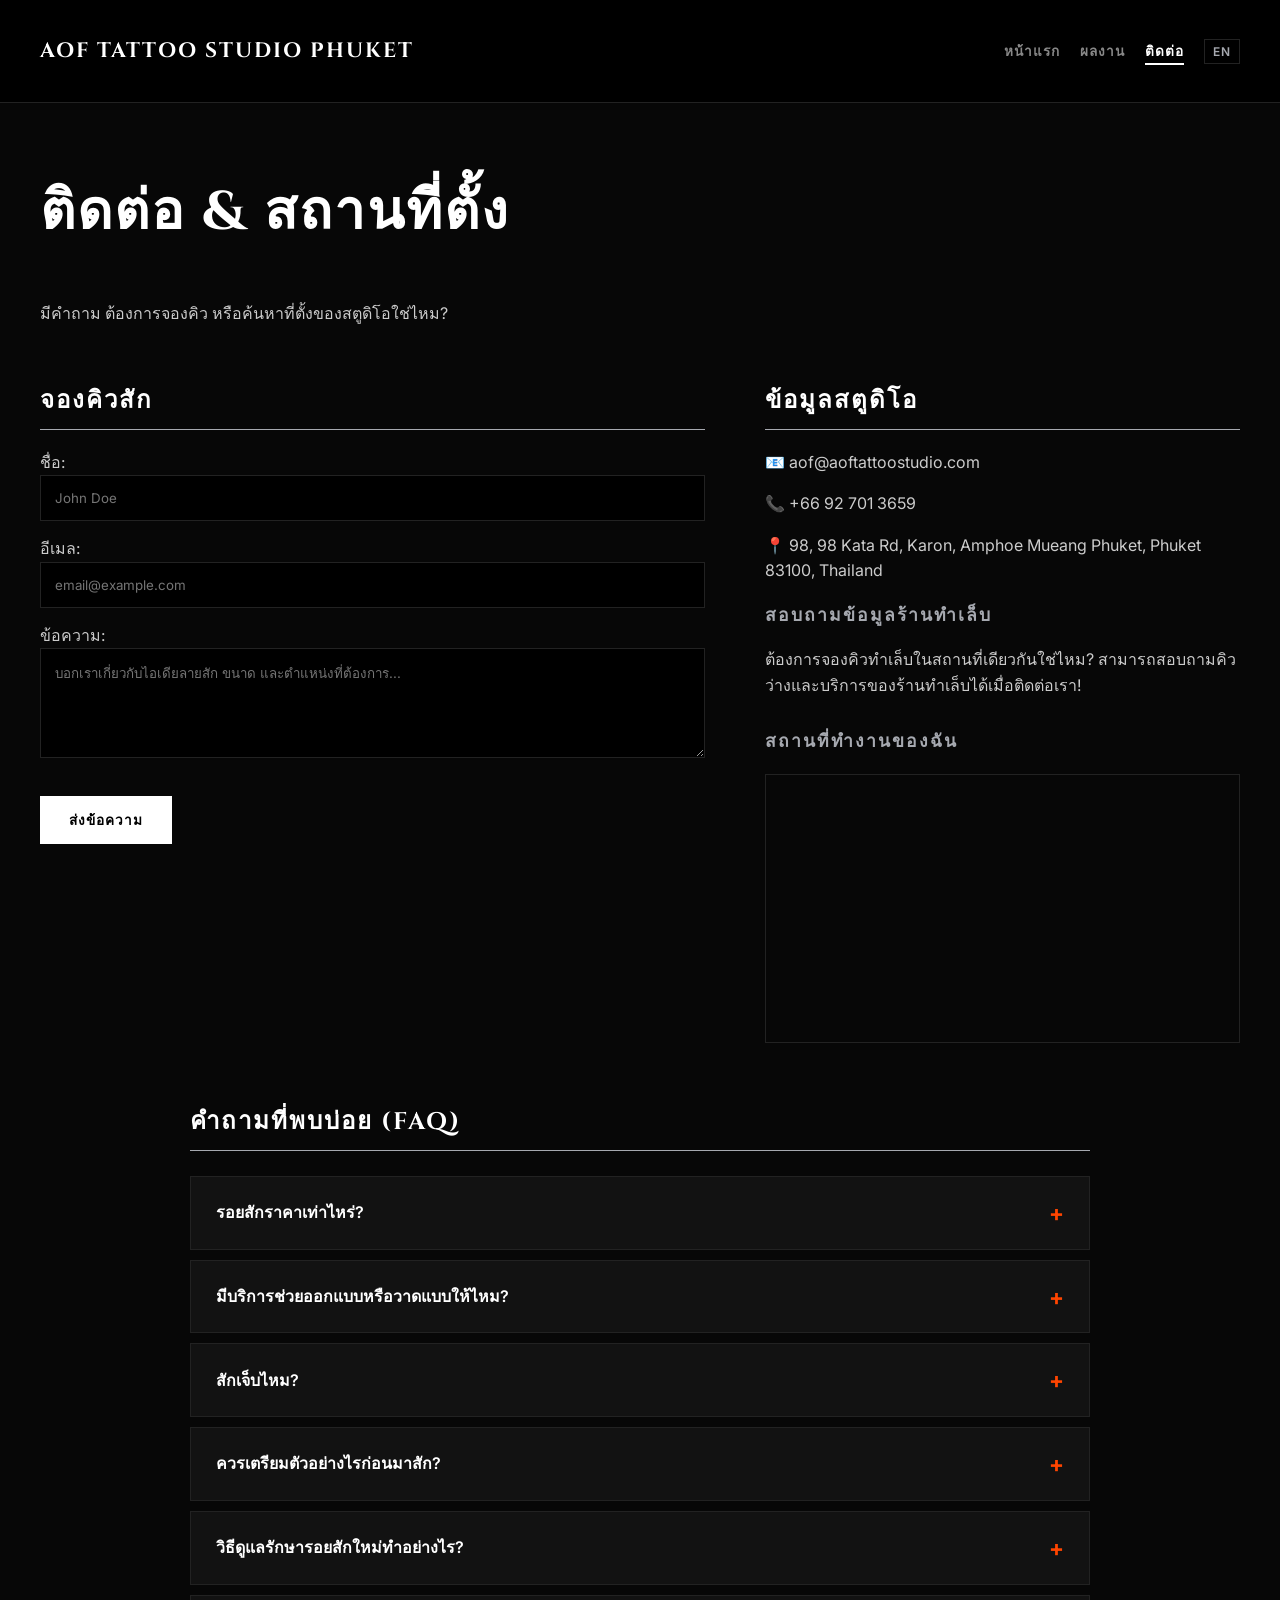
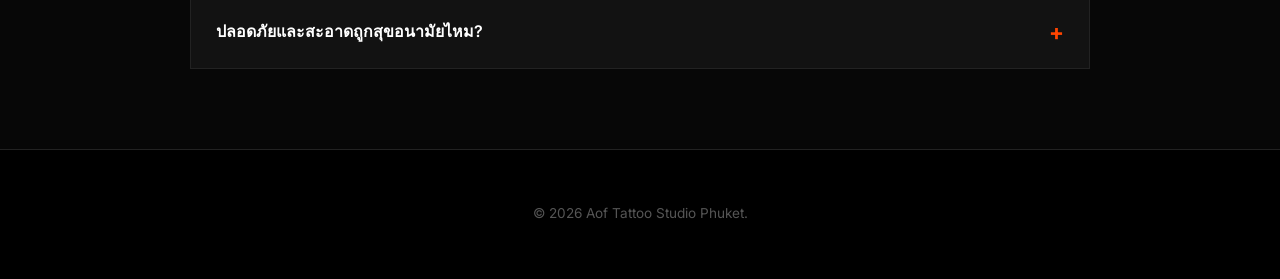
<file: contact-th.html>
<!DOCTYPE html>
<html lang="th">
<head>
    <meta charset="UTF-8">
    <meta name="viewport" content="width=device-width, initial-scale=1.0">
    <title>ติดต่อ & สถานที่ตั้ง - Aof Tattoo Studio Phuket</title>
    <link rel="stylesheet" href="style.css">
    <link href="https://fonts.googleapis.com/css2?family=Cinzel:wght@700&family=Inter:wght@400;600;700&display=swap" rel="stylesheet">
</head>
<body>

    <header>
        <div class="nav-container">
            <a href="index-th.html" class="logo">Aof Tattoo Studio Phuket</a>
            <nav>
                <ul>
                    <li><a href="index-th.html">หน้าแรก</a></li>
                    <li><a href="portfolio-th.html">ผลงาน</a></li>
                    <li><a href="contact-th.html" class="active">ติดต่อ</a></li>
                    <li><a href="contact.html" class="lang-btn">EN</a></li>
                </ul>
            </nav>
        </div>
    </header>

    <main>
        <section class="contact-section">
            <h1>ติดต่อ & สถานที่ตั้ง</h1>
            <p>มีคำถาม ต้องการจองคิว หรือค้นหาที่ตั้งของสตูดิโอใช่ไหม?</p>

            <div class="contact-container">
                <form action="#" method="post" class="contact-form">
                    <h2>จองคิวสัก</h2>
                    <label for="name">ชื่อ:</label>
                    <input type="text" id="name" name="name" placeholder="John Doe" required>

                    <label for="email">อีเมล:</label>
                    <input type="email" id="email" name="email" placeholder="email@example.com" required>

                    <label for="message">ข้อความ:</label>
                    <textarea id="message" name="message" rows="5" placeholder="บอกเราเกี่ยวกับไอเดียลายสัก ขนาด และตำแหน่งที่ต้องการ..." required></textarea>

                    <button type="submit" class="cta-button">ส่งข้อความ</button>
                </form>

                <div class="contact-info">
                    <h2>ข้อมูลสตูดิโอ</h2>
                    <p>📧 aof@aoftattoostudio.com</p>
                    <p>📞 +66 92 701 3659</p>
                    <p>📍 98, 98 Kata Rd, Karon, Amphoe Mueang Phuket, Phuket 83100, Thailand</p>
                    
                    <h3>สอบถามข้อมูลร้านทำเล็บ</h3>
                    <p>ต้องการจองคิวทำเล็บในสถานที่เดียวกันใช่ไหม? สามารถสอบถามคิวว่างและบริการของร้านทำเล็บได้เมื่อติดต่อเรา!</p>

                    <div class="map-section">
                        <h3>สถานที่ทำงานของฉัน</h3>
                        <div class="map-responsive">
                            <iframe 
                                src="https://www.google.com/maps/embed?pb=!1m18!1m12!1m3!1m4!2s0x46920be7d5817cbd%3A0xdbd336e455acacae!2sH%C3%B6yl%C3%A4%C3%A4m%C3%B6tie+11%2C+00380+Helsinki!5m2!1sen!2sfi1" 
                                width="600" 
                                height="300" 
                                style="border:0;" 
                                allowfullscreen="" 
                                loading="lazy" 
                                referrerpolicy="no-referrer-when-downgrade">
                            </iframe>
                        </div>
                    </div>
                </div>
            </div>
        </section>

        <section class="faq-accordion-section">
            <h2>คำถามที่พบบ่อย (FAQ)</h2>
            
            <div class="accordion-container">
                <details class="accordion-item">
                    <summary class="accordion-header">รอยสักราคาเท่าไหร่? <span class="icon">+</span></summary>
                    <div class="accordion-content">
                        <p>ราคาขึ้นอยู่กับขนาด รายละเอียด และเทคนิคที่ใช้ (ไม้ไผ่หรือเครื่องสัก) สามารถส่งไอเดียลายสักมาให้เราเพื่อประเมินราคาเบื้องต้นได้ครับ</p>
                    </div>
                </details>

                <details class="accordion-item">
                    <summary class="accordion-header">มีบริการช่วยออกแบบหรือวาดแบบให้ไหม? <span class="icon">+</span></summary>
                    <div class="accordion-content">
                        <p>มีครับแน่นอน! รอยสักทุกชิ้นเป็นงานออกแบบพิเศษ เราจะทำงานร่วมกันในการออกแบบและปรับแก้เพื่อให้มั่นใจว่าคุณจะได้ลายที่ต้องการอย่างแท้จริง</p>
                    </div>
                </details>

                <details class="accordion-item">
                    <summary class="accordion-header">สักเจ็บไหม? <span class="icon">+</span></summary>
                    <div class="accordion-content">
                        <p>ความเจ็บเป็นเรื่องส่วนบุคคลและขึ้นอยู่กับตำแหน่งบนร่างกาย โดยทั่วไปแล้ว การสักยันต์ด้วยไม้ไผ่แบบดั้งเดิมจะเจ็บน้อยกว่าและแผลหายเร็กว่าการสักด้วยเครื่องอย่างเห็นได้ชัด</p>
                    </div>
                </details>

                <details class="accordion-item">
                    <summary class="accordion-header">ควรเตรียมตัวอย่างไรก่อนมาสัก? <span class="icon">+</span></summary>
                    <div class="accordion-content">
                        <p>นอนหลับพักผ่อนให้เพียงพอ ทานอาหารมื้อหลักมาให้เรียบร้อยก่อนเริ่มสัก และดื่มน้ำเยอะๆ งดดื่มแอลกอฮอล์ 24 ชั่วโมงก่อนถึงเวลานัดหมาย</p>
                    </div>
                </details>

                <details class="accordion-item">
                    <summary class="accordion-header">วิธีดูแลรักษารอยสักใหม่ทำอย่างไร? <span class="icon">+</span></summary>
                    <div class="accordion-content">
                        <p>ดูแลรอยสักให้สะอาด หลีกเลี่ยงการว่ายน้ำ เข้าซาวน่า และโดนแสงแดดโดยตรงในช่วง 2 สัปดาห์แรก ทาครีมบำรุงตามที่สตูดิโอแนะนำ</p>
                    </div>
                </details>

                <details class="accordion-item">
                    <summary class="accordion-header">ปลอดภัยและสะอาดถูกสุขอนามัยไหม? <span class="icon">+</span></summary>
                    <div class="accordion-content">
                        <p>ความปลอดภัยของคุณคือสิ่งสำคัญที่สุดของเรา เราใช้เข็มสักแบบใช้ครั้งเดียวทิ้งที่ผ่านการฆ่าเชื้อ 100% และปฏิบัติตามมาตรฐานสุขอนามัยระดับมืออาชีพอย่างเคร่งครัด</p>
                    </div>
                </details>
            </div>
        </section>
    </main>

    <footer>
        <div class="footer-content">
            <p>© 2026 Aof Tattoo Studio Phuket.</p>
        </div>
    </footer>

</body>
</html>
</file>
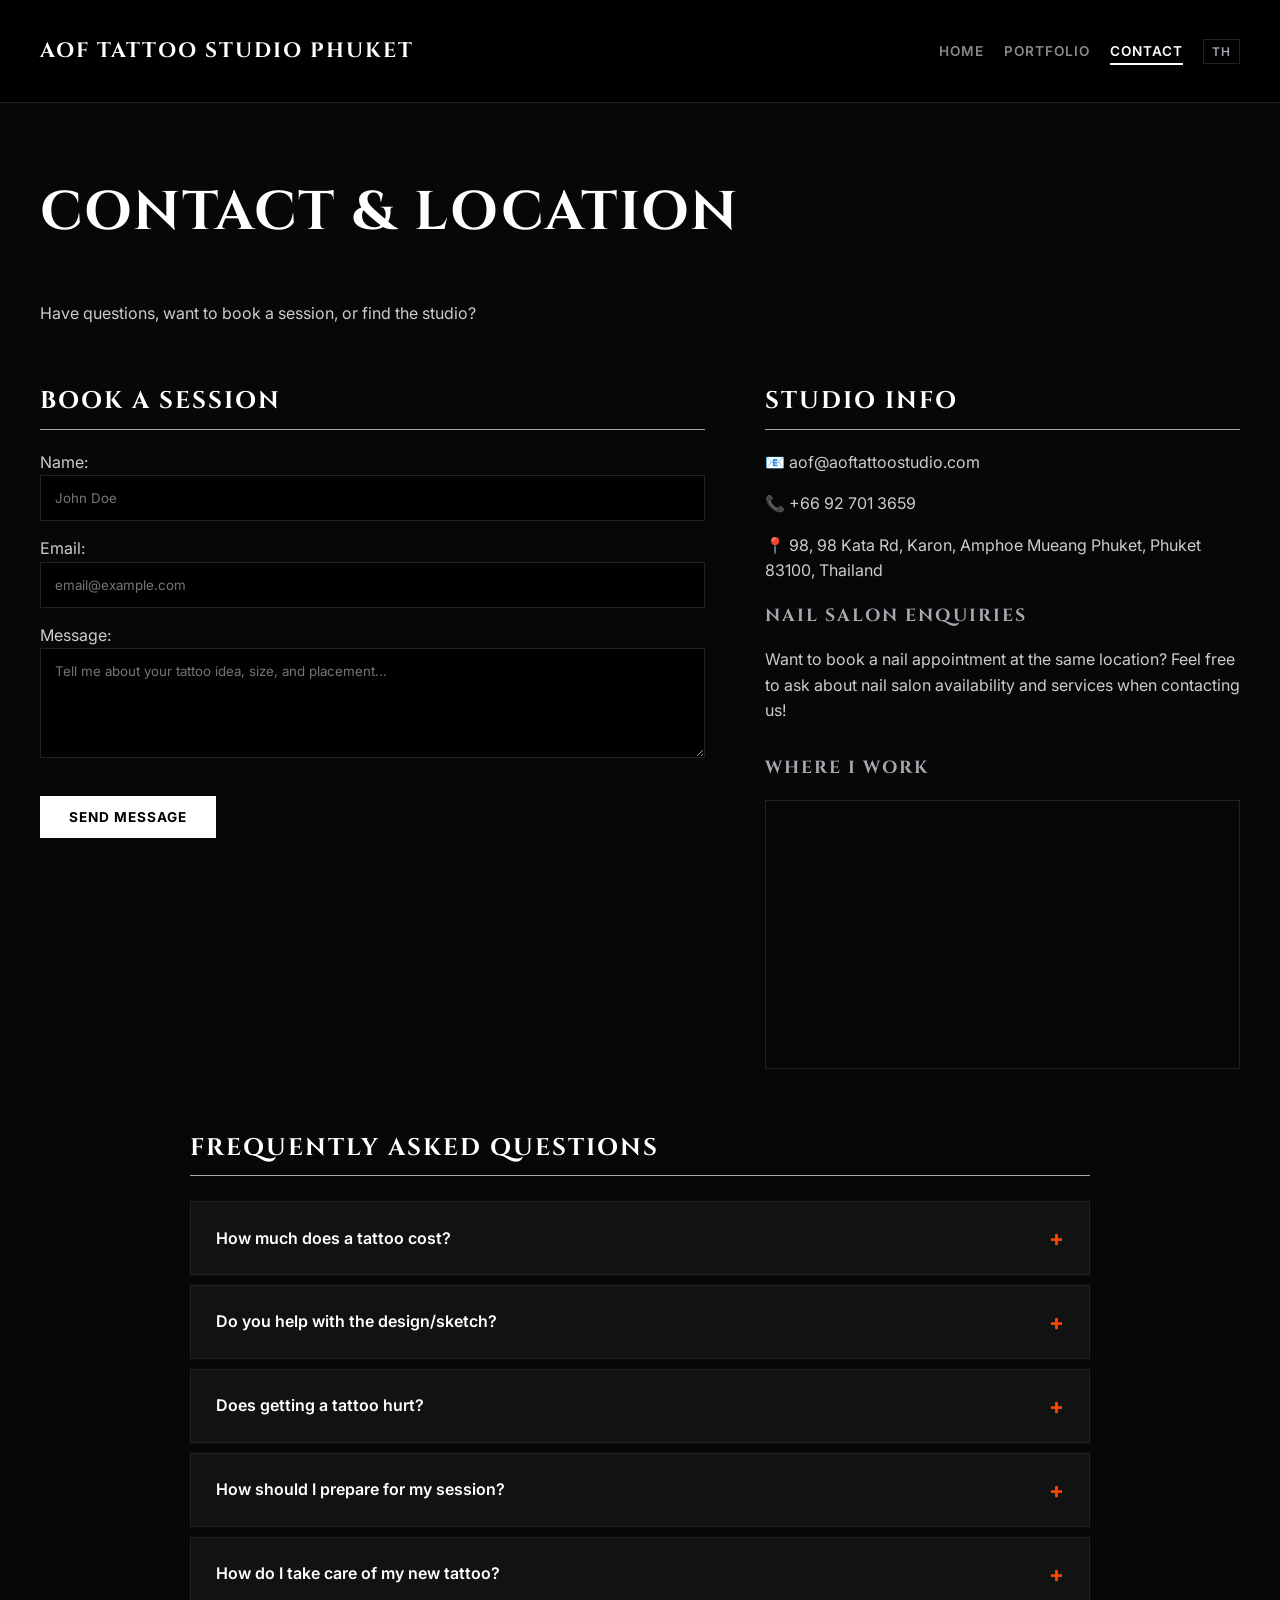
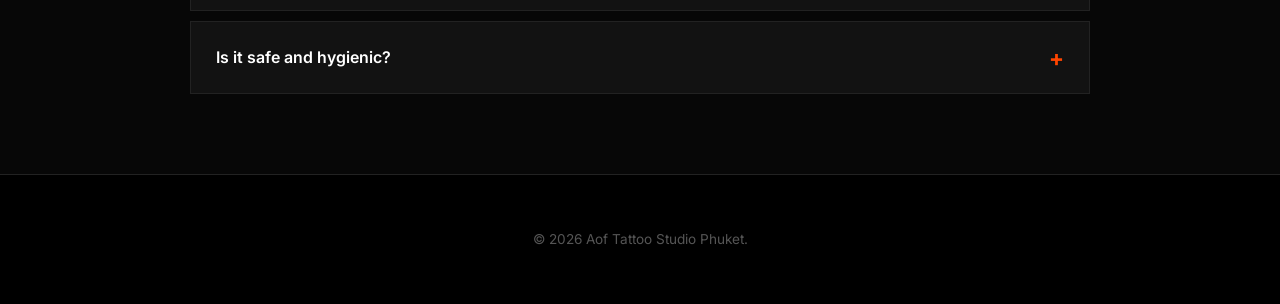
<file: contact.html>
<!DOCTYPE html>
<html lang="en">
<head>
    <meta charset="UTF-8">
    <meta name="viewport" content="width=device-width, initial-scale=1.0">
    <title>Contact & Location - Aof Tattoo Studio Phuket</title>
    <link rel="stylesheet" href="style.css">
    <link href="https://fonts.googleapis.com/css2?family=Cinzel:wght@700&family=Inter:wght@400;600;700&display=swap" rel="stylesheet">
</head>
<body>

    <header>
        <div class="nav-container">
            <a href="index.html" class="logo">Aof Tattoo Studio Phuket</a>
            <nav>
                <ul>
                    <li><a href="index.html">Home</a></li>
                    <li><a href="portfolio.html">Portfolio</a></li>
                    <li><a href="contact.html" class="active">Contact</a></li>
                    <li><a href="contact-th.html" class="lang-btn">TH</a></li>
                </ul>
            </nav>
        </div>
    </header>

    <main>
        <section class="contact-section">
            <h1>Contact & Location</h1>
            <p>Have questions, want to book a session, or find the studio?</p>

            <div class="contact-container">
                <form action="#" method="post" class="contact-form">
                    <h2>Book a Session</h2>
                    <label for="name">Name:</label>
                    <input type="text" id="name" name="name" placeholder="John Doe" required>

                    <label for="email">Email:</label>
                    <input type="email" id="email" name="email" placeholder="email@example.com" required>

                    <label for="message">Message:</label>
                    <textarea id="message" name="message" rows="5" placeholder="Tell me about your tattoo idea, size, and placement..." required></textarea>

                    <button type="submit" class="cta-button">Send Message</button>
                </form>

                <div class="contact-info">
                    <h2>Studio Info</h2>
                    <p>📧 aof@aoftattoostudio.com</p>
                    <p>📞 +66 92 701 3659</p>
                    <p>📍 98, 98 Kata Rd, Karon, Amphoe Mueang Phuket, Phuket 83100, Thailand</p>
                    
                    <h3>Nail Salon Enquiries</h3>
                    <p>Want to book a nail appointment at the same location? Feel free to ask about nail salon availability and services when contacting us!</p>

                    <div class="map-section">
                        <h3>Where I Work</h3>
                        <div class="map-responsive">
                            <iframe 
                                src="http://googleusercontent.com/maps.google.com/9" 
                                width="600" 
                                height="300" 
                                style="border:0;" 
                                allowfullscreen="" 
                                loading="lazy" 
                                referrerpolicy="no-referrer-when-downgrade">
                            </iframe>
                        </div>
                    </div>
                </div>
            </div>
        </section>

        <section class="faq-accordion-section">
            <h2>Frequently Asked Questions</h2>
            
            <div class="accordion-container">
                <details class="accordion-item">
                    <summary class="accordion-header">How much does a tattoo cost? <span class="icon">+</span></summary>
                    <div class="accordion-content">
                        <p>The price depends on the size, detail, and technique (bamboo or machine). Contact me with your design idea for a personal price estimate.</p>
                    </div>
                </details>

                <details class="accordion-item">
                    <summary class="accordion-header">Do you help with the design/sketch? <span class="icon">+</span></summary>
                    <div class="accordion-content">
                        <p>Yes, absolutely! Every tattoo is custom-made. We will work together on the design and adjustments to make sure it is exactly what you want.</p>
                    </div>
                </details>

                <details class="accordion-item">
                    <summary class="accordion-header">Does getting a tattoo hurt? <span class="icon">+</span></summary>
                    <div class="accordion-content">
                        <p>Pain is personal and depends on the body placement. Generally, traditional bamboo tattoos hurt less and heal significantly faster than machine tattoos.</p>
                    </div>
                </details>

                <details class="accordion-item">
                    <summary class="accordion-header">How should I prepare for my session? <span class="icon">+</span></summary>
                    <div class="accordion-content">
                        <p>Get a good night's sleep, eat a proper meal before coming, and stay hydrated. Do not drink alcohol 24 hours before your appointment.</p>
                    </div>
                </details>

                <details class="accordion-item">
                    <summary class="accordion-header">How do I take care of my new tattoo? <span class="icon">+</span></summary>
                    <div class="accordion-content">
                        <p>Keep the tattoo clean, avoid swimming, saunas, and direct sunlight for the first 2 weeks. Apply the aftercare cream provided or recommended by the studio.</p>
                    </div>
                </details>

                <details class="accordion-item">
                    <summary class="accordion-header">Is it safe and hygienic? <span class="icon">+</span></summary>
                    <div class="accordion-content">
                        <p>Your safety is my highest priority. I use 100% sterile, single-use disposable needles and follow strict professional hygiene standards.</p>
                    </div>
                </details>
            </div>
        </section>
    </main>

    <footer>
        <div class="footer-content">
            <p>© 2026 Aof Tattoo Studio Phuket.</p>
        </div>
    </footer>

</body>
</html>
</file>
<file: style.css>
:root {
    --primary-color: #000000;
    --accent-color: #FFFFFF;
    --silver-color: #A6A9B0;
    --text-color: #CCCCCC;
    --bg-color: #070707;
    --light-bg: #121212;
    --border-color: #222222;
}

body {
    font-family: 'Inter', sans-serif;
    margin: 0;
    padding: 0;
    background-color: var(--bg-color);
    color: var(--text-color);
    line-height: 1.6;
}

h1, h2, h3, .logo {
    font-family: 'Cinzel', serif;
    text-transform: uppercase;
    letter-spacing: 2px;
}

h1 {
    font-size: 2.2rem;
    color: #FFFFFF;
}

h2 {
    font-size: 1.5rem;
    border-bottom: 1px solid var(--silver-color);
    padding-bottom: 8px;
    margin-top: 40px;
    color: #FFFFFF;
}

h3 {
    color: var(--silver-color);
    font-size: 1.1rem;
}

img {
    max-width: 100%;
    height: auto;
    border-radius: 0px;
}

header {
    background-color: var(--primary-color);
    color: white;
    padding: 1.4rem 1rem;
    border-bottom: 1px solid var(--border-color);
}

.nav-container {
    display: flex;
    flex-wrap: wrap;
    justify-content: space-between;
    align-items: center;
    max-width: 1200px;
    margin: 0 auto;
}

.logo {
    font-size: 1.3rem;
    font-weight: bold;
    color: #FFFFFF;
    text-decoration: none;
    transition: color 0.3s;
}

.logo:hover {
    color: var(--silver-color);
}

nav ul {
    list-style: none;
    padding: 0;
    display: flex;
    gap: 20px;
    align-items: center;
}

nav a {
    color: #888888;
    text-decoration: none;
    font-weight: 600;
    text-transform: uppercase;
    font-size: 0.85rem;
    letter-spacing: 1px;
    transition: color 0.3s, border-color 0.3s;
}

nav a:hover {
    color: #FFFFFF;
}

nav a.active {
    color: #FFFFFF;
    border-bottom: 2px solid #FFFFFF;
    padding-bottom: 4px;
}

.lang-btn {
    border: 1px solid var(--border-color);
    padding: 4px 8px;
    font-size: 0.75rem;
    color: var(--silver-color);
    text-decoration: none;
    transition: all 0.3s;
}

.lang-btn:hover {
    color: #FFFFFF;
    border-color: #FFFFFF;
}

.cta-button {
    display: inline-block;
    background-color: var(--accent-color);
    color: #000000;
    padding: 12px 28px;
    text-decoration: none;
    font-family: 'Inter', sans-serif;
    font-weight: 700;
    text-transform: uppercase;
    font-size: 0.85rem;
    letter-spacing: 1px;
    border-radius: 0px;
    border: 1px solid var(--accent-color);
    cursor: pointer;
    transition: all 0.3s ease;
    margin-top: 15px;
}

.cta-button:hover {
    background-color: transparent;
    color: #FFFFFF;
    border-color: #FFFFFF;
    transform: translateY(-2px);
}

main {
    padding: 20px;
    max-width: 1200px;
    margin: 0 auto;
}

section {
    margin-bottom: 50px;
}

.hero {
    display: flex;
    flex-direction: column;
    gap: 30px;
    align-items: center;
    text-align: center;
    padding: 40px 0;
}

.hero-content h1 {
    font-size: 2.6rem;
    line-height: 1.2;
    margin-bottom: 15px;
}

.benefit-grid {
    display: grid;
    grid-template-columns: 1fr;
    gap: 20px;
}

.card {
    background: var(--light-bg);
    padding: 25px;
    border-radius: 0px;
    box-shadow: 0 4px 20px rgba(0,0,0,0.5);
    border: 1px solid var(--border-color);
}

.card h3 {
    margin-top: 0;
}

.portfolio-intro {
    text-align: center;
    margin-bottom: 50px;
}

.image-grid {
    display: grid;
    grid-template-columns: repeat(auto-fit, minmax(280px, 1fr));
    gap: 15px;
    margin-top: 20px;
}

.image-grid img {
    width: 100%;
    height: 340px;
    object-fit: cover;
    border: 1px solid var(--border-color);
    transition: all 0.4s ease;
    filter: grayscale(25%);
}

.image-grid img:hover {
    transform: scale(1.01);
    border-color: #FFFFFF;
    filter: grayscale(0%);
}

.contact-container {
    display: flex;
    flex-direction: column;
    gap: 40px;
}

input, textarea {
    width: 100%;
    padding: 14px;
    margin-bottom: 15px;
    background-color: #000000;
    color: #FFFFFF;
    border: 1px solid var(--border-color);
    border-radius: 0px;
    box-sizing: border-box;
    font-family: inherit;
}

input:focus, textarea:focus {
    border-color: #FFFFFF;
    outline: none;
}

footer {
    background-color: var(--primary-color);
    color: #555555;
    text-align: center;
    padding: 40px;
    margin-top: 60px;
    border-top: 1px solid var(--border-color);
    font-size: 0.85rem;
}

footer .socials a {
    color: var(--silver-color);
    text-decoration: none;
    margin: 0 10px;
    transition: color 0.3s;
}

footer .socials a:hover {
    color: #FFFFFF;
}

.map-section {
    margin-top: 30px;
}

.map-responsive {
    overflow: hidden;
    padding-bottom: 56.25%;
    position: relative;
    height: 0;
    border: 1px solid var(--border-color);
}

.map-responsive iframe {
    left: 0;
    top: 0;
    height: 100%;
    width: 100%;
    position: absolute;
}

.faq-accordion-section {
    max-width: 900px;
    margin: 60px auto 0 auto;
}

.accordion-container {
    display: flex;
    flex-direction: column;
    gap: 10px;
    margin-top: 25px;
}

.accordion-item {
    background-color: var(--light-bg);
    border: 1px solid var(--border-color);
    transition: all 0.3s ease;
}

.accordion-item summary::-webkit-details-marker {
    display: none;
}
.accordion-item summary {
    list-style: none;
}

.accordion-header {
    padding: 18px 25px;
    font-family: 'Inter', sans-serif;
    font-weight: 600;
    font-size: 1rem;
    color: #FFFFFF;
    cursor: pointer;
    display: flex;
    justify-content: space-between;
    align-items: center;
    user-select: none;
}

.accordion-header:hover {
    background-color: #1a1a1a;
}

.accordion-header .icon {
    color: #FF4500;
    font-size: 1.4rem;
    font-weight: bold;
    transition: transform 0.3s ease;
}

.accordion-item[open] .accordion-header .icon {
    transform: rotate(45deg);
    color: #FFFFFF;
}

.accordion-content {
    padding: 0 25px 20px 25px;
    border-top: 1px solid #222222;
    background-color: #0d0d0d;
    color: #BBBBBB;
    font-size: 0.95rem;
}

.accordion-content p {
    margin: 15px 0 0 0;
}

@media (min-width: 768px) {
    h1 { font-size: 3.4rem; }
    
    .hero {
        flex-direction: row;
        gap: 60px;
    }
    
    .hero-content { flex: 1.2; }
    .hero-image { flex: 0.8; }

    .benefit-grid {
        grid-template-columns: repeat(3, 1fr);
    }

    .contact-container {
        flex-direction: row;
        gap: 60px;
    }
    
    .contact-form { flex: 1.4; }
    .contact-info { flex: 1; }
}
</file>
